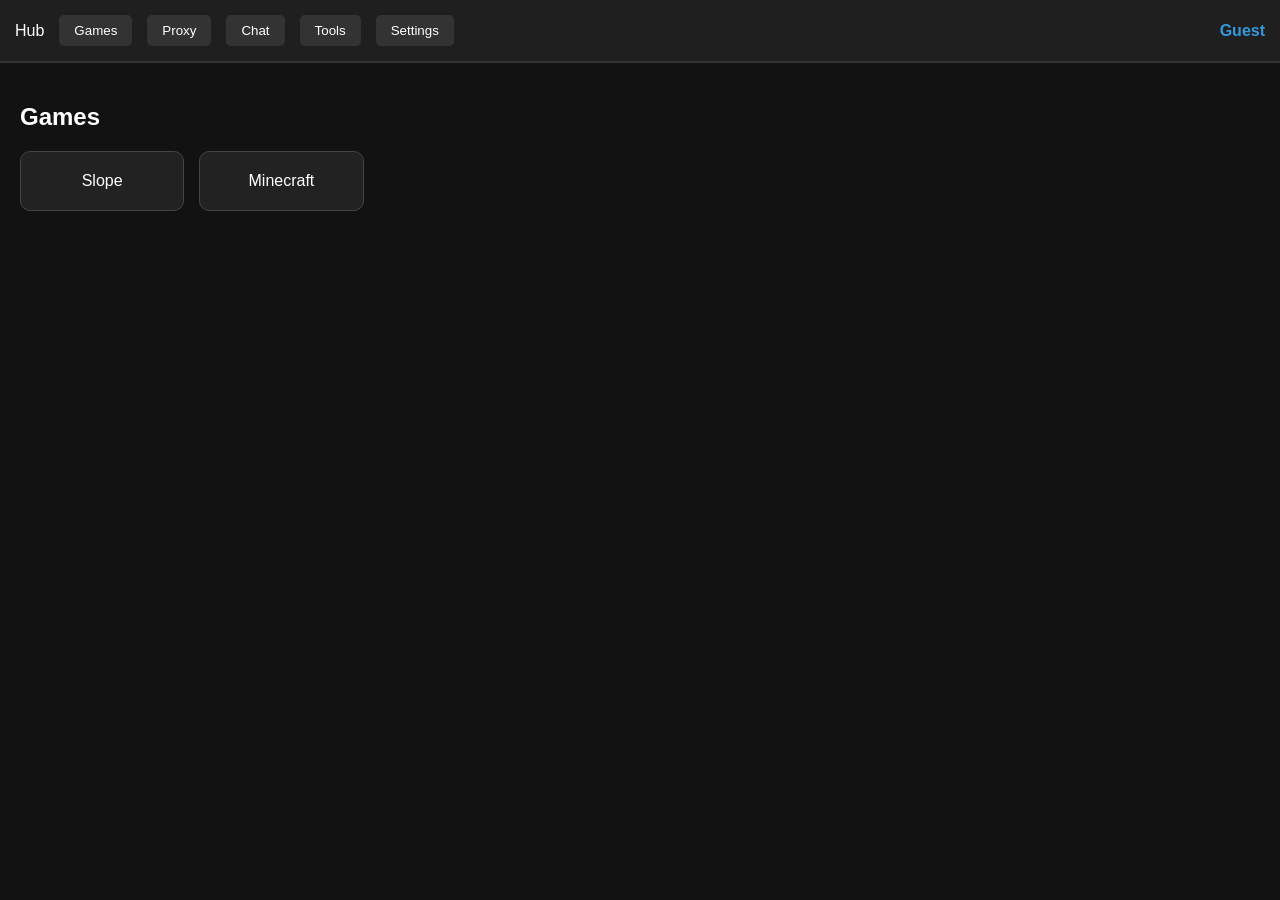
<file: index.html>
<!DOCTYPE html>
<html lang="en">
<head>
    <meta charset="UTF-8">
    <meta name="viewport" content="width=device-width, initial-scale=1.0">
    <title>Google Docs</title> <!-- Default Cloak Title -->
    <link rel="stylesheet" href="style.css">
    <link id="favicon" rel="icon" href="https://ssl.gstatic.com/docs/documents/images/kix-favicon7.ico">
</head>
<body>
    <nav>
        <div class="logo">Hub</div>
        <button onclick="showPage('games')">Games</button>
        <button onclick="showPage('proxy')">Proxy</button>
        <button onclick="showPage('chat')">Chat</button>
        <button onclick="showPage('tools')">Tools</button>
        <button onclick="showPage('settings')">Settings</button>
        <div id="user-display" class="user-badge">Guest</div>
    </nav>

    <main id="content">
        <!-- Games Section -->
        <section id="games" class="page active">
            <h2>Games</h2>
            <div class="game-grid">
                <div class="card" onclick="loadGame('https://re-slope.github.io/')">Slope</div>
                <div class="card" onclick="loadGame('https://p0p0p0p0.github.io/3/')">Minecraft</div>
            </div>
            <div id="game-container"></div>
        </section>

        <!-- Proxy Section -->
        <section id="proxy" class="page">
            <h2>Web Proxy</h2>
            <p>Enter a URL to browse through a static frame (Note: Many sites block this. For full unblocking, host a Node.js server).</p>
            <input type="text" id="proxy-input" placeholder="https://example.com">
            <button onclick="launchProxy()">Browse</button>
            <div id="proxy-container"></div>
        </section>

        <!-- Chat Section -->
        <section id="chat" class="page">
            <h2>Global Chat</h2>
            <div id="chat-box" class="display-area"></div>
            <div class="input-row">
                <input type="text" id="chat-input" placeholder="Message...">
                <button onclick="sendChatMessage()">Send</button>
            </div>
        </section>

        <!-- Tools Section -->
        <section id="tools" class="page">
            <h2>Tools</h2>
            <button class="tool-btn" onclick="launchAboutBlank()">Launch in about:blank (Cloak)</button>
            <button class="tool-btn" onclick="clearHistory()">Clear Site Data</button>
        </section>

        <!-- Settings Section -->
        <section id="settings" class="page">
            <h2>Settings</h2>
            <div class="opt">
                <label>Display Name:</label>
                <input type="text" id="username-set" placeholder="Username">
                <button onclick="saveSettings()">Save</button>
            </div>
            <div class="opt">
                <label>Tab Cloak:</label>
                <button onclick="setTab('Google Classroom', 'https://ssl.gstatic.com/classroom/favicon.png')">Classroom</button>
                <button onclick="setTab('Google Drive', 'https://ssl.gstatic.com/images/branding/product/1x/drive_2020q4_32dp.png')">Drive</button>
            </div>
        </section>
    </main>

    <script src="script.js"></script>
</body>
</html>
</file>
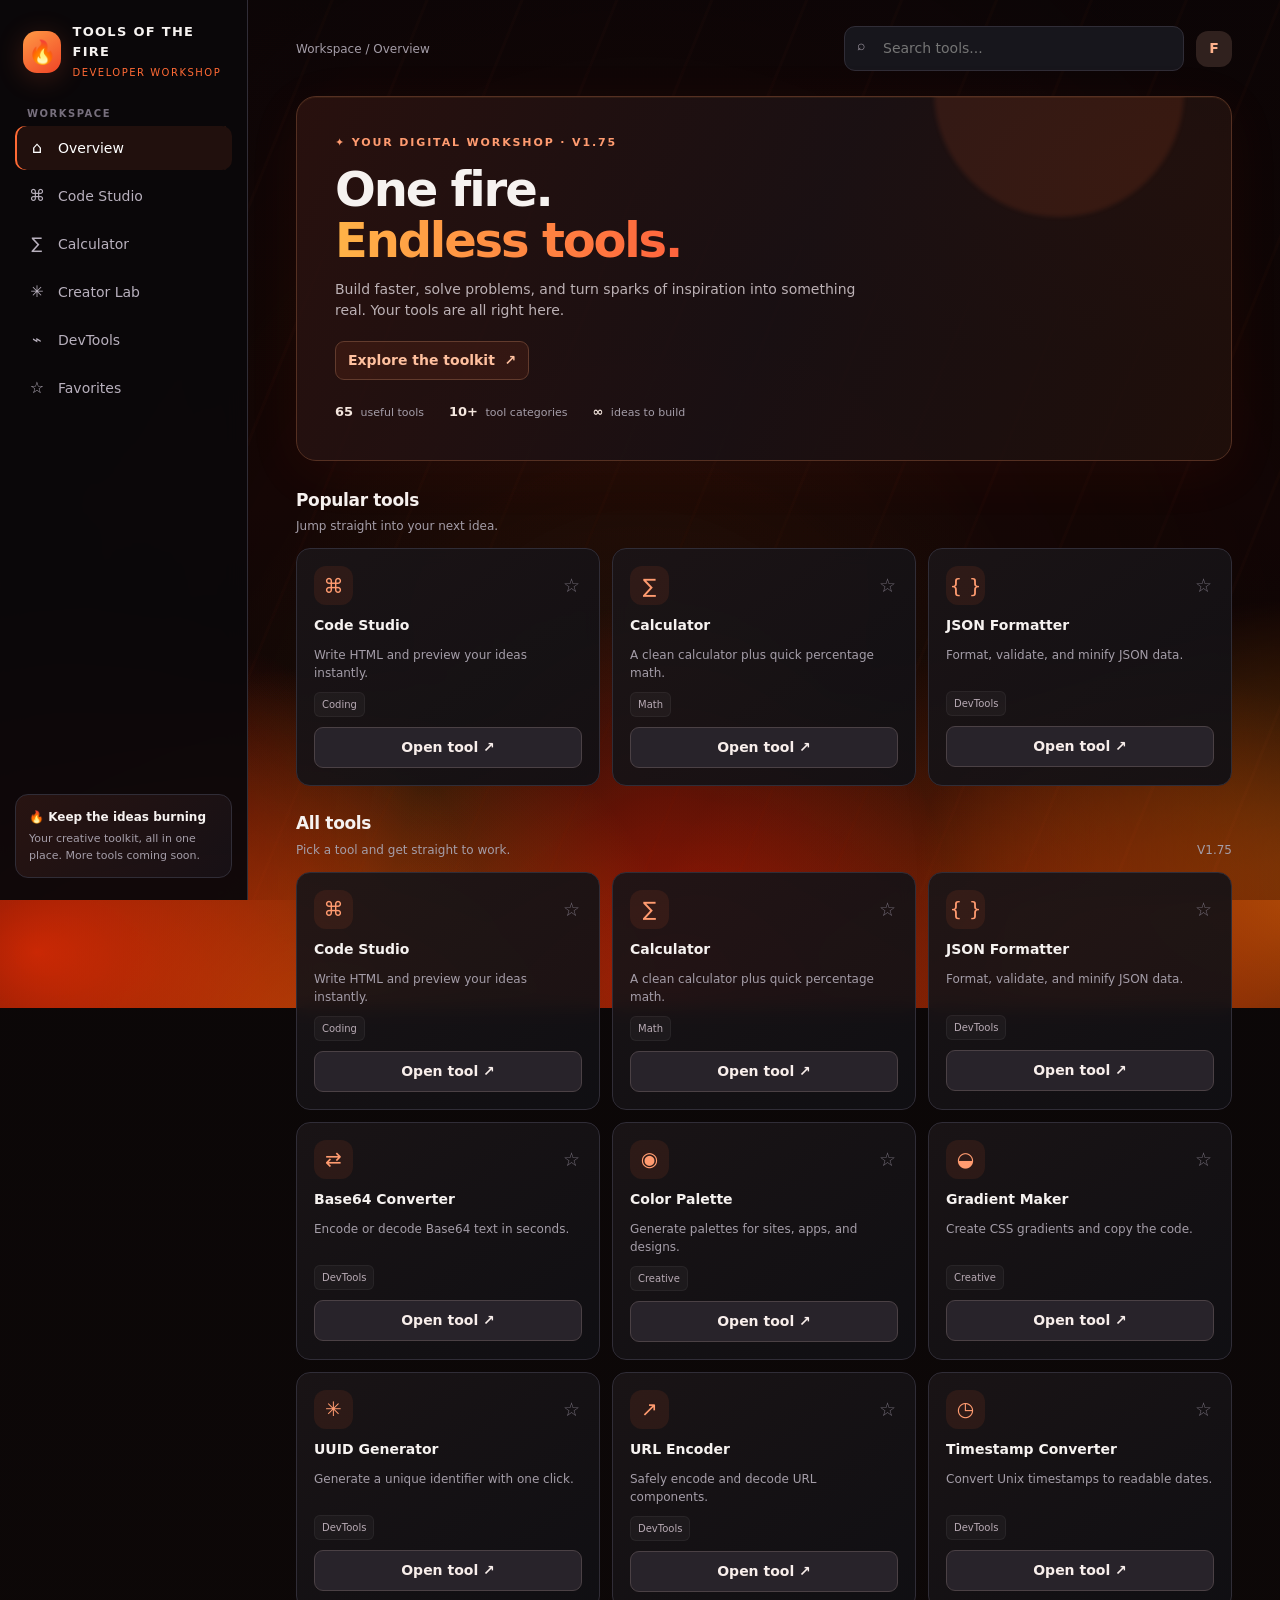
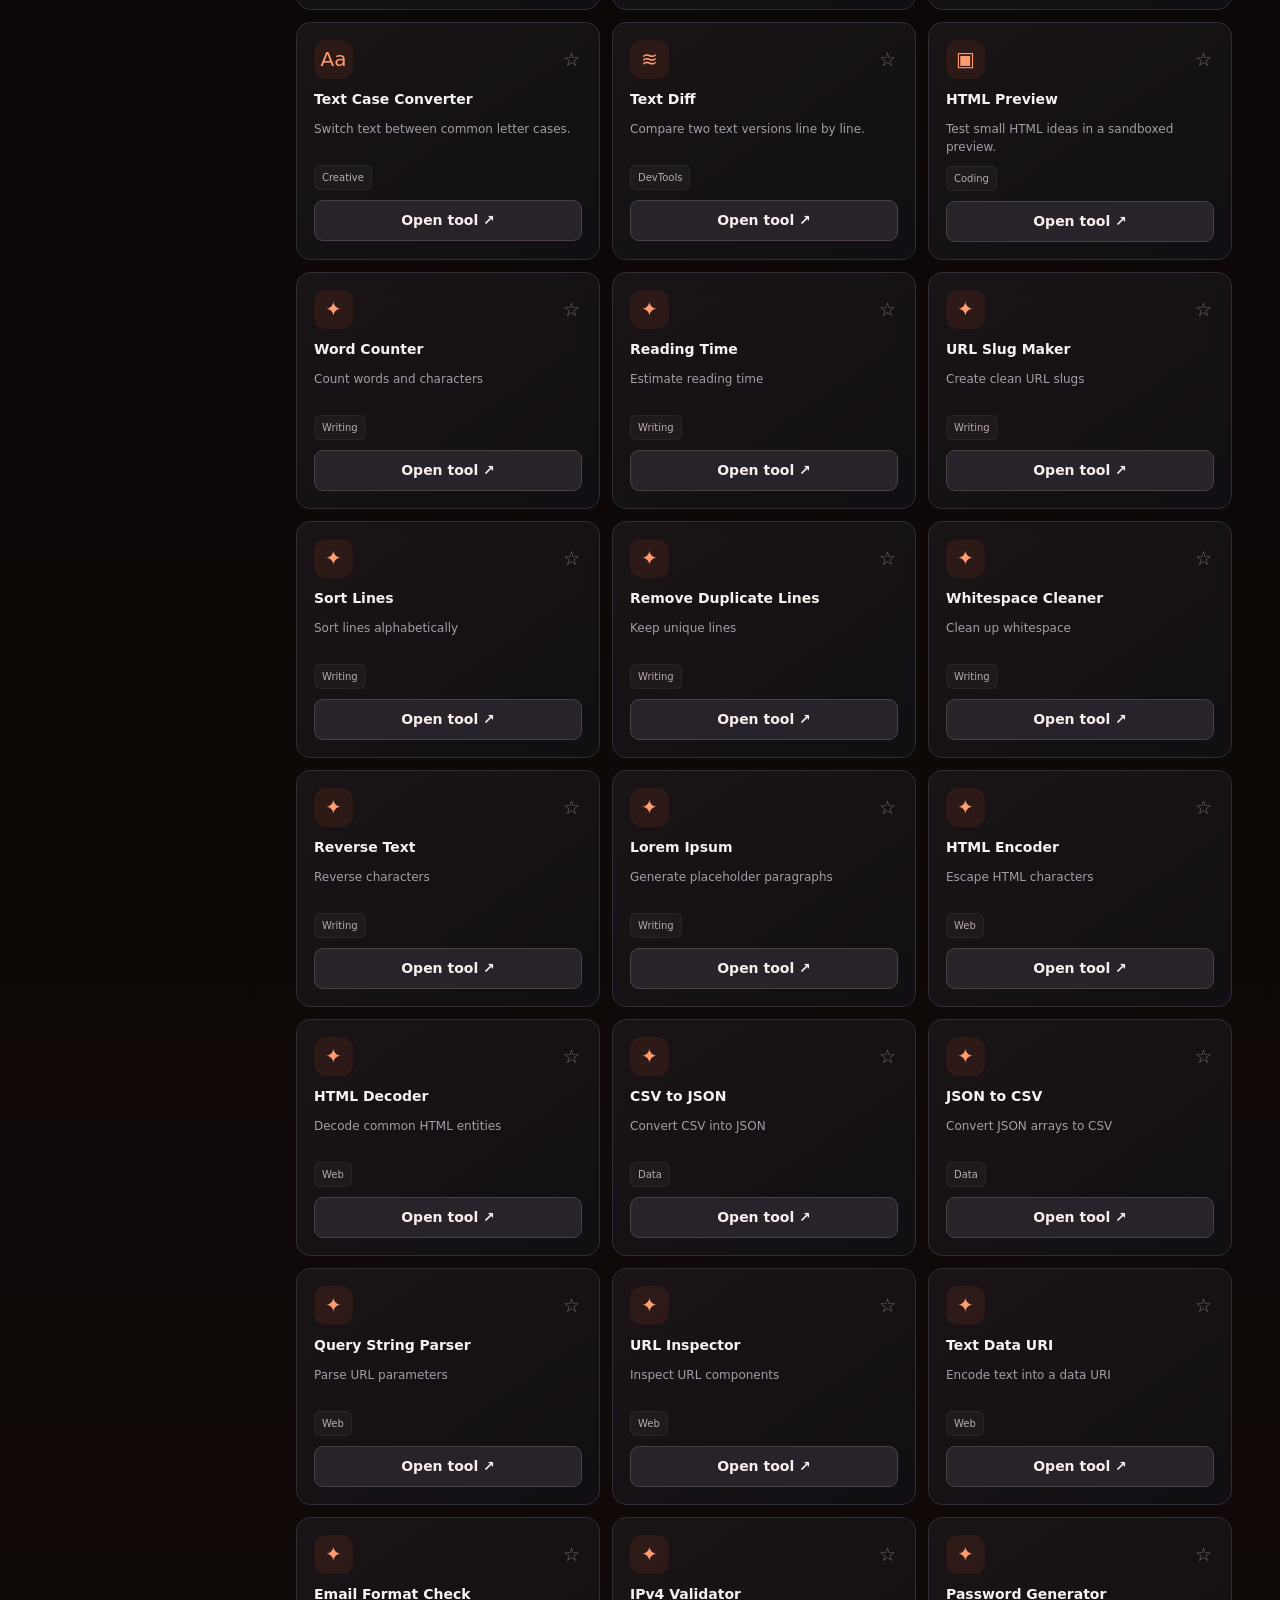
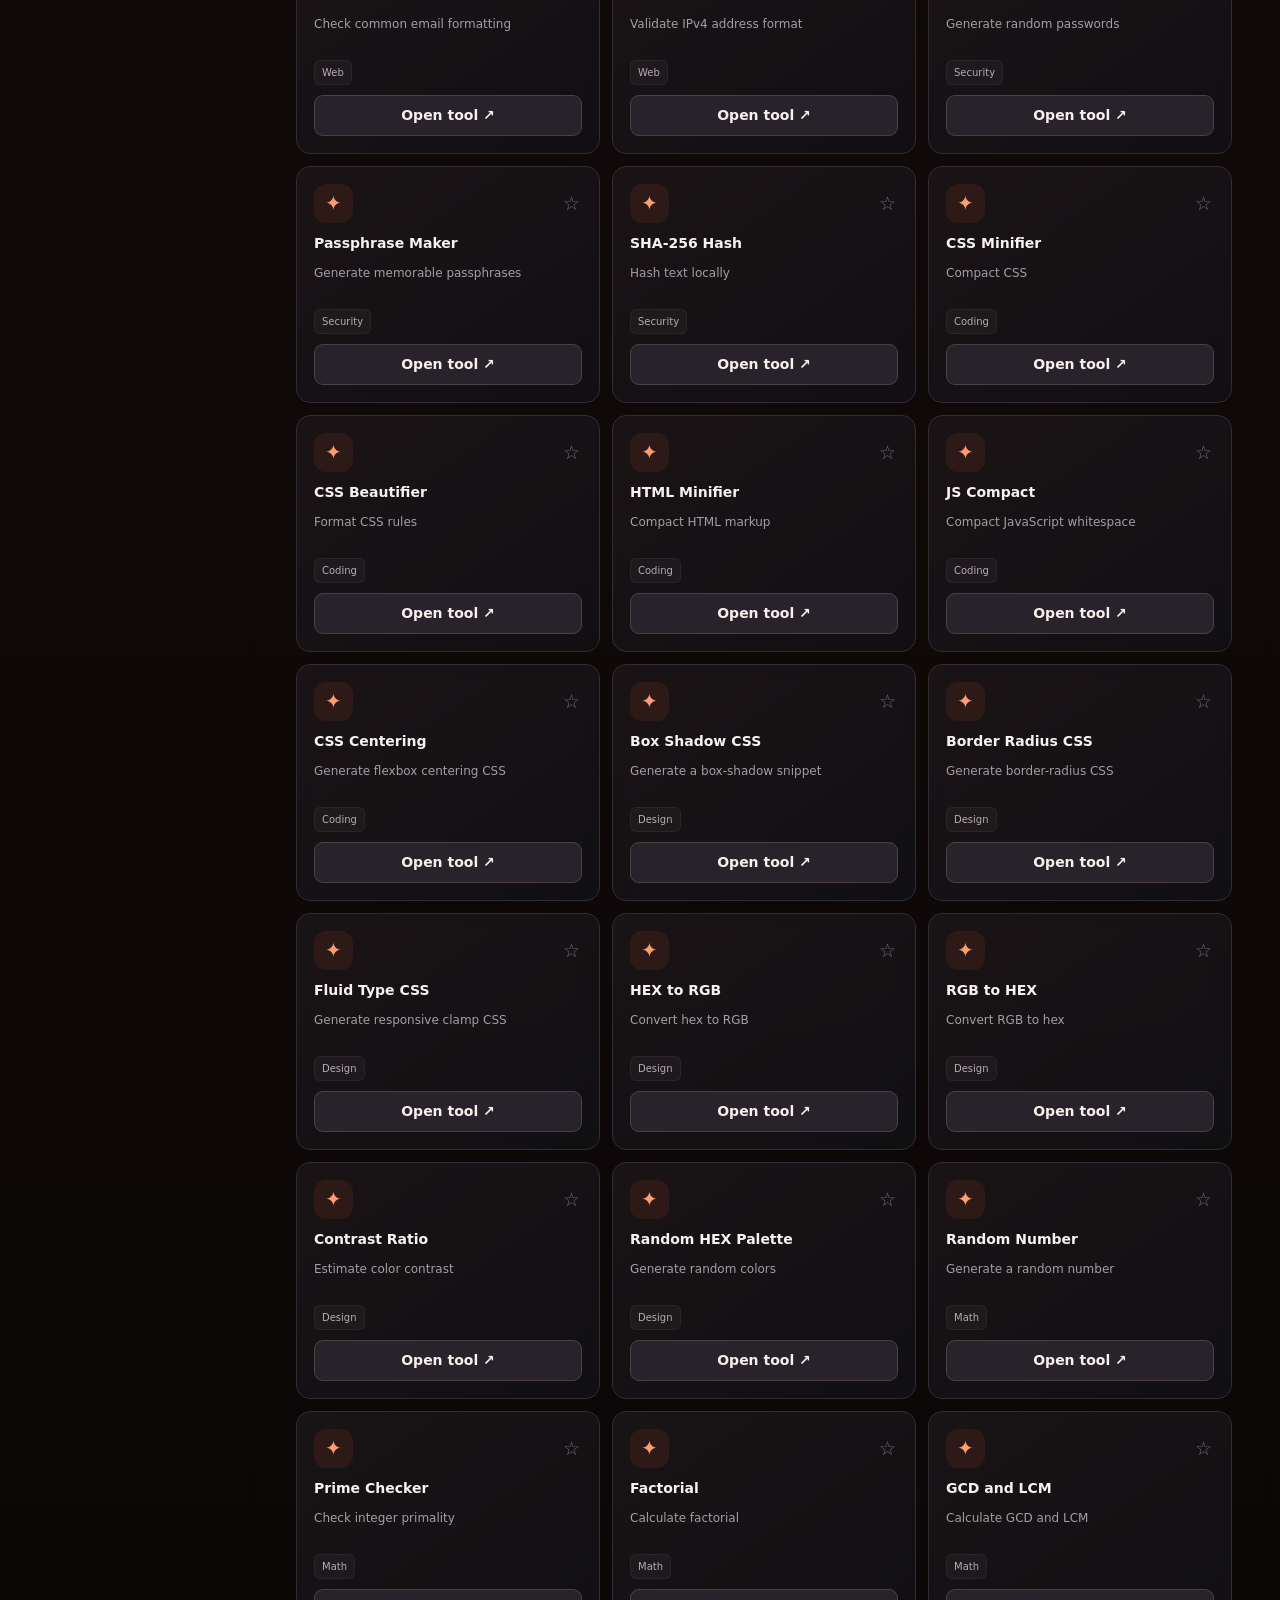
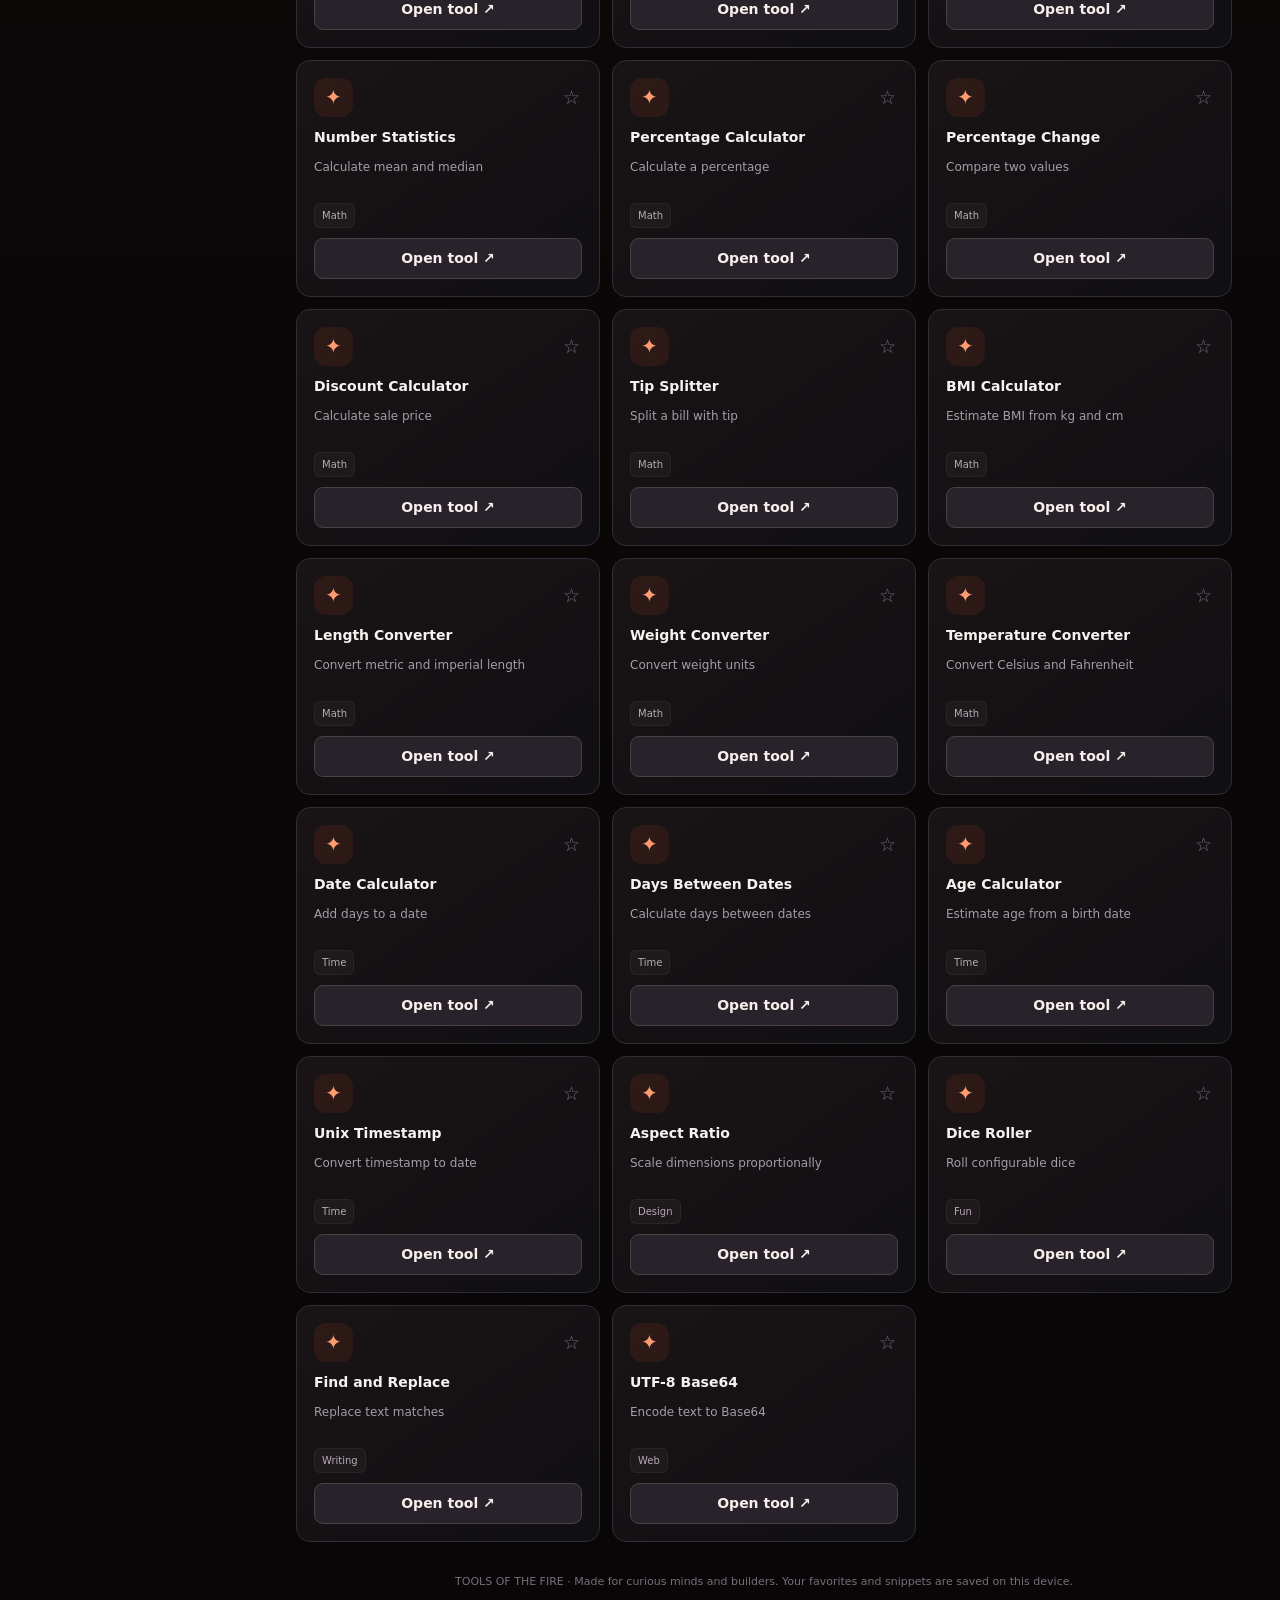
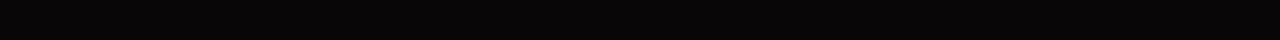
<file: tools-of-the-fire/index.html>
<!doctype html>
<html lang="en">
<head>
<meta charset="utf-8"><meta name="viewport" content="width=device-width,initial-scale=1">
<meta name="theme-color" content="#111014"><meta name="description" content="Tools of the Fire — a creative developer toolbox for code, calculations, and creation.">
<title>Tools of the Fire</title>
<style>
:root{color-scheme:dark;--bg:#0e0d11;--panel:#17161c;--panel2:#201e26;--line:#302d37;--text:#f6f2f0;--muted:#a49da8;--fire:#ff6a35;--gold:#ffb347;--green:#7ee0b2}*{box-sizing:border-box}body{margin:0;background:radial-gradient(ellipse at 75% -20%,#492016 0,transparent 42%),var(--bg);color:var(--text);font:14px/1.5 Inter,ui-sans-serif,system-ui,-apple-system,Segoe UI,sans-serif}button,input,textarea,select{font:inherit}button{cursor:pointer}.shell{display:grid;grid-template-columns:248px minmax(0,1fr);min-height:100vh}.sidebar{position:sticky;top:0;height:100vh;border-right:1px solid var(--line);padding:22px 15px;background:#100f14eF;display:flex;flex-direction:column;gap:24px}.brand{display:flex;align-items:center;gap:11px;padding:0 8px}.flame{width:42px;height:42px;border-radius:14px;display:grid;place-items:center;background:linear-gradient(145deg,#ff9a45,#f04426);font-size:23px;box-shadow:0 5px 28px #ff6a3533}.brand strong{display:block;font-size:13px;letter-spacing:.1em}.brand small{color:var(--fire);font-size:10px;letter-spacing:.15em}.navlabel{color:#776f7d;font-size:10px;font-weight:800;letter-spacing:.15em;padding:0 12px;margin-bottom:5px}.nav{display:grid;gap:4px}.nav button{border:0;background:transparent;color:#b8b0bd;text-align:left;padding:10px 12px;border-radius:10px;display:flex;align-items:center;gap:11px}.nav button:hover,.nav button.active{background:#ff6a3518;color:#fff}.nav button.active{box-shadow:inset 2px 0 var(--fire)}.nav .ico{width:20px;text-align:center;font-size:16px}.sidebottom{margin-top:auto;border:1px solid var(--line);border-radius:13px;padding:13px;background:linear-gradient(135deg,#211b1b,#17151c)}.sidebottom b{display:block;font-size:12px}.sidebottom p{font-size:11px;color:var(--muted);margin:5px 0 0}.main{min-width:0;padding:26px clamp(16px,4vw,48px) 50px;max-width:1600px;width:100%;margin:auto}.topbar{display:flex;align-items:center;gap:12px;margin-bottom:25px}.crumb{color:var(--muted);font-size:12px}.topbar .grow{flex:1}.search{width:min(340px,45vw);position:relative}.search input{width:100%;border:1px solid var(--line);background:#17161c;color:var(--text);padding:11px 13px 11px 38px;border-radius:11px;outline:none}.search input:focus,textarea:focus,input:focus,select:focus{border-color:#a64b30;outline:1px solid #a64b3055}.search span{position:absolute;left:13px;top:9px;color:var(--muted)}.avatar{width:36px;height:36px;border-radius:12px;background:#30211e;color:#ffb28d;display:grid;place-items:center;font-weight:800}.hero{position:relative;overflow:hidden;border:1px solid #553022;border-radius:20px;padding:clamp(22px,4vw,38px);background:linear-gradient(115deg,#261715 0%,#1b171c 50%,#17151b 100%);margin-bottom:27px}.hero:after{content:"";position:absolute;width:250px;height:250px;border-radius:50%;right:5%;top:-130px;background:#ff632e1c;filter:blur(2px)}.eyebrow{font-size:11px;color:#ff9b70;font-weight:800;letter-spacing:.17em;text-transform:uppercase}.hero h1{font-size:clamp(30px,5vw,48px);letter-spacing:-.045em;line-height:1.08;margin:12px 0}.hero h1 span{background:linear-gradient(90deg,#ffb347,#ff633d);-webkit-background-clip:text;background-clip:text;color:transparent}.hero p{color:#bcb1b5;max-width:550px;margin:0 0 20px}.pill{border:1px solid #623b2d;background:#ff6a3517;color:#ffc09f;padding:8px 12px;border-radius:9px;font-weight:700}.stats{display:flex;gap:25px;flex-wrap:wrap;margin-top:22px;color:var(--muted);font-size:11px}.stats b{color:#f5e7df;font-size:13px;margin-right:4px}.sectionhead{display:flex;align-items:end;justify-content:space-between;gap:12px;margin:25px 0 13px}.sectionhead h2{font-size:17px;margin:0;letter-spacing:-.02em}.sectionhead p{color:var(--muted);font-size:12px;margin:4px 0 0}.cards{display:grid;grid-template-columns:repeat(3,minmax(0,1fr));gap:12px}.toolcard{border:1px solid var(--line);background:linear-gradient(145deg,#1b1a21,#151419);padding:17px;border-radius:14px;text-align:left;color:inherit;min-width:0;transition:.18s;display:flex;flex-direction:column;gap:10px}.toolcard:hover{transform:translateY(-2px);border-color:#79432f;background:#211b1b}.cardtop{display:flex;align-items:center;justify-content:space-between}.toolicon{width:39px;height:39px;display:grid;place-items:center;border-radius:12px;background:#ff6a3517;color:#ff9b70;font-size:20px}.star{border:0;background:transparent;color:#716a76;font-size:19px;padding:2px}.star.on{color:#ffbd52}.toolcard h3{margin:0;font-size:14px}.toolcard p{margin:0;color:var(--muted);font-size:12px;min-height:35px}.tag{color:#b8aab4;font-size:10px;background:#ffffff09;border:1px solid #ffffff0c;padding:4px 7px;border-radius:6px;align-self:flex-start}.workspace{display:none}.workspace.active{display:block}.homeview.hidden{display:none}.panel{border:1px solid var(--line);border-radius:15px;background:#17161c;padding:18px;margin-bottom:14px}.panel h3{margin:0 0 12px;font-size:15px}.field{width:100%;background:#100f14;border:1px solid var(--line);color:var(--text);border-radius:9px;padding:10px 12px;min-width:0}.fieldlabel{display:block;color:#b5adb9;font-size:12px;margin:12px 0 6px}.btn{border:1px solid #4b4145;background:#28232a;color:#f8eeeb;padding:9px 13px;border-radius:9px;font-weight:650}.btn.primary{background:linear-gradient(135deg,#ff7b3f,#ed4e2e);border-color:transparent;color:#fff}.btn:hover{filter:brightness(1.12)}.row{display:flex;gap:9px;align-items:center;flex-wrap:wrap}.row>*{flex:0 0 auto}.row .field{flex:1 1 180px}.output{background:#100f14;border:1px solid var(--line);padding:12px;border-radius:9px;min-height:42px;white-space:pre-wrap;overflow-wrap:anywhere;color:#f2e9e5}.muted{color:var(--muted);font-size:12px}.calc{max-width:420px}.calcdisplay{width:100%;font-size:27px;text-align:right;padding:20px 14px;background:#100f14;border:1px solid var(--line);border-radius:11px;color:#fff;margin-bottom:10px}.calcgrid{display:grid;grid-template-columns:repeat(4,1fr);gap:7px}.calcgrid button{padding:13px 5px;background:#27232b;border:1px solid #37313b;border-radius:9px;color:#fff}.calcgrid button.op{color:#ff9c72;background:#39251f}.calcgrid button.equal{background:#f26335;border-color:#f26335}.editor{display:grid;grid-template-columns:1fr 1fr;gap:12px}.editor textarea{min-height:310px;resize:vertical;font:12px/1.6 ui-monospace,SFMono-Regular,Consolas,monospace}.preview{width:100%;height:350px;border:1px solid var(--line);border-radius:9px;background:#fff}.colorgrid{display:grid;grid-template-columns:repeat(5,1fr);gap:8px}.swatch{border:1px solid #ffffff1a;border-radius:10px;overflow:hidden;background:#100f14;color:#fff;text-align:left;padding:0}.swatchcolor{height:90px}.swatch code{display:block;padding:8px;font-size:11px}.empty{border:1px dashed #46404a;border-radius:12px;padding:25px;color:var(--muted);text-align:center}.footer{margin-top:32px;color:#766f7b;font-size:11px;text-align:center}.toast{position:fixed;bottom:20px;right:20px;background:#26212a;border:1px solid #584139;padding:11px 15px;border-radius:10px;display:none;z-index:10;box-shadow:0 10px 30px #0008}.toast.show{display:block}@media(max-width:1000px){.cards{grid-template-columns:repeat(2,minmax(0,1fr))}.shell{grid-template-columns:205px minmax(0,1fr)}.sidebar{padding:18px 10px}}@media(max-width:680px){.shell{display:block}.sidebar{position:sticky;z-index:5;top:0;width:100%;height:auto;padding:10px 12px;border-right:0;border-bottom:1px solid var(--line);display:block}.brand{padding:0 3px}.flame{width:35px;height:35px}.brand strong{font-size:12px}.navlabel,.sidebottom{display:none}.nav{display:flex;overflow-x:auto;gap:4px;margin-top:10px}.nav button{white-space:nowrap;padding:8px 10px;font-size:11px}.nav .ico{width:auto}.main{padding:18px 13px 35px}.topbar{margin-bottom:16px}.crumb{display:none}.search{width:100%;flex:1}.avatar{display:none}.hero{padding:22px 18px}.cards{grid-template-columns:repeat(2,minmax(0,1fr));gap:9px}.toolcard{padding:12px;gap:8px}.toolcard p{font-size:11px}.toolicon{width:34px;height:34px}.editor{grid-template-columns:1fr}.editor textarea{min-height:220px}.preview{height:300px}.colorgrid{grid-template-columns:repeat(3,1fr)}.swatchcolor{height:65px}}@media(max-width:390px){.cards{grid-template-columns:1fr}.toolcard p{min-height:0}.hero h1{font-size:32px}}

/* V1.75 FIRE BACKGROUND */
html{background:#080506}
body{position:relative;isolation:isolate;background:linear-gradient(180deg,#090607 0%,#100908 48%,#080607 100%)}
body:before{content:"";position:fixed;inset:-12%;z-index:-1;pointer-events:none;background:
radial-gradient(ellipse at 12% 95%,#ff3b13a8 0,transparent 23%),
radial-gradient(ellipse at 30% 105%,#ff7a1c88 0,transparent 24%),
radial-gradient(ellipse at 52% 98%,#d91f0d99 0,transparent 25%),
radial-gradient(ellipse at 76% 103%,#ff4b1288 0,transparent 25%),
radial-gradient(ellipse at 94% 88%,#ff8a2299 0,transparent 20%),
radial-gradient(ellipse at 50% 115%,#ffad321c 0,transparent 48%),
linear-gradient(180deg,#100809 0%,#170907 55%,#080506 100%);
filter:saturate(1.2);animation:fireGlow 8s ease-in-out infinite alternate}
body:after{content:"";position:fixed;inset:0;z-index:-1;pointer-events:none;opacity:.48;background:
repeating-linear-gradient(112deg,transparent 0 42px,#ff57220a 43px 45px,transparent 46px 88px),
radial-gradient(ellipse at 50% 100%,transparent 0 30%,#050304d9 88%)}
@keyframes fireGlow{0%{transform:translate3d(-1%,0,0) scale(1);filter:saturate(1.05) brightness(.85)}50%{filter:saturate(1.3) brightness(1.08)}100%{transform:translate3d(1%,-1%,0) scale(1.04);filter:saturate(1.45) brightness(.95)}}
.hero{background:linear-gradient(115deg,#2b120fe8 0%,#1a1114e8 52%,#21100be8 100%),radial-gradient(ellipse at 90% 20%,#ff5a252c,transparent 45%);box-shadow:0 12px 55px #f0442610,inset 0 1px #ffb34712}
.toolcard,.panel{background:linear-gradient(145deg,#1b1517ed,#111014ed);backdrop-filter:blur(8px)}
.sidebar{background:#0b080af2;backdrop-filter:blur(12px)}
.sidebottom{background:linear-gradient(135deg,#2b1512e8,#171116ed)}
@media(prefers-reduced-motion:reduce){body:before{animation:none}}

</style>
</head>
<body>
<div class="shell">
<aside class="sidebar">
 <div class="brand"><div class="flame">🔥</div><div><strong>TOOLS OF THE FIRE</strong><small>DEVELOPER WORKSHOP</small></div></div>
 <div><div class="navlabel">WORKSPACE</div><nav class="nav" id="nav">
 <button class="active" data-view="home"><span class="ico">⌂</span> Overview</button>
 <button data-view="code"><span class="ico">⌘</span> Code Studio</button>
 <button data-view="calculator"><span class="ico">∑</span> Calculator</button>
 <button data-view="creator"><span class="ico">✳</span> Creator Lab</button>
 <button data-view="devtools"><span class="ico">⌁</span> DevTools</button>
 <button data-view="favorites"><span class="ico">☆</span> Favorites</button>
 </nav></div>
 <div class="sidebottom"><b>🔥 Keep the ideas burning</b><p>Your creative toolkit, all in one place. More tools coming soon.</p></div>
</aside>
<main class="main">
 <div class="topbar"><div class="crumb">Workspace / <span id="crumb">Overview</span></div><div class="grow"></div><div class="search"><span>⌕</span><input id="search" placeholder="Search tools..." aria-label="Search tools"></div><div class="avatar">F</div></div>
 <section id="home" class="homeview">
 <div class="hero"><div class="eyebrow">✦ YOUR DIGITAL WORKSHOP · V1.75</div><h1>One fire.<br><span>Endless tools.</span></h1><p>Build faster, solve problems, and turn sparks of inspiration into something real. Your tools are all right here.</p><button class="pill" id="explore">Explore the toolkit&nbsp; ↗</button><div class="stats"><span><b id="toolcount">12</b> useful tools</span><span><b>10+</b> tool categories</span><span><b>∞</b> ideas to build</span></div></div>
 <div class="sectionhead"><div><h2>Popular tools</h2><p>Jump straight into your next idea.</p></div></div><div class="cards" id="homecards"></div>
 <div class="sectionhead"><div><h2>All tools</h2><p>Pick a tool and get straight to work.</p></div><span class="muted">V1.75</span></div><div class="cards" id="allcards"></div>
 </section>
 <section id="code" class="workspace"><div class="sectionhead"><div><h2>Code Studio</h2><p>Write HTML, CSS, and JavaScript and preview the result live.</p></div></div><div class="panel"><div class="row"><label class="muted" for="codetype">Starter</label><select class="field" style="max-width:200px" id="codetype"><option value="starter">Hello world</option><option value="button">Interactive button</option><option value="blank">Blank canvas</option></select><button class="btn primary" id="runCode">▶ Run preview</button><button class="btn" id="saveCode">Save snippet</button></div><div class="editor" style="margin-top:12px"><div><label class="fieldlabel" for="codeinput">HTML editor</label><textarea class="field" id="codeinput" spellcheck="false"></textarea></div><div><label class="fieldlabel">Live preview</label><iframe class="preview" id="preview" title="Code preview" sandbox="allow-scripts"></iframe></div></div><p class="muted">Preview runs in an isolated frame. Don't paste code you don't trust.</p></div><div class="panel"><h3>Saved snippets</h3><div id="snippets" class="muted">Your saved snippets will appear here.</div></div></section>
 <section id="calculator" class="workspace"><div class="sectionhead"><div><h2>Calculator Hub</h2><p>Quick calculations without leaving your workspace.</p></div></div><div class="panel calc"><input class="calcdisplay" id="calcdisplay" value="0" readonly aria-label="Calculator display"><div class="calcgrid" id="calcgrid"></div></div><div class="panel"><h3>Quick percentage</h3><div class="row"><input class="field" type="number" id="pctbase" placeholder="Amount e.g. 250"><input class="field" type="number" id="pct" placeholder="Percent e.g. 15"><button class="btn primary" id="pctgo">Calculate</button></div><p id="pctout" class="output" style="margin-top:10px">Enter an amount and percentage.</p></div></section>
 <section id="creator" class="workspace"><div class="sectionhead"><div><h2>Creator Lab</h2><p>Generate colors and handy creative assets.</p></div><button class="btn primary" id="newpalette">↻ New palette</button></div><div class="panel"><h3>Color palette generator</h3><p class="muted">Generate a five-color palette and click any hex code to copy it.</p><div class="colorgrid" id="colorgrid"></div></div><div class="panel"><h3>Gradient maker</h3><div class="row"><input class="field" type="color" id="color1" value="#ff6a35" aria-label="First gradient color" style="height:42px;max-width:90px"><input class="field" type="color" id="color2" value="#ffb347" aria-label="Second gradient color" style="height:42px;max-width:90px"><select class="field" id="gradientdir" style="max-width:160px"><option value="135deg">Diagonal</option><option value="90deg">Left to right</option><option value="180deg">Top to bottom</option><option value="45deg">Soft diagonal</option></select><button class="btn primary" id="makegradient">Create gradient</button></div><div id="gradientbox" style="height:130px;border-radius:12px;margin-top:14px;background:linear-gradient(135deg,#ff6a35,#ffb347)"></div><div class="row" style="margin-top:10px"><code id="gradientcode" class="output" style="flex:1">linear-gradient(135deg, #ff6a35, #ffb347)</code><button class="btn" id="copygradient">Copy CSS</button></div></div><div class="panel"><h3>Text case converter</h3><textarea class="field" id="caseinput" rows="3" placeholder="Type or paste your text..."></textarea><div class="row" style="margin-top:10px"><button class="btn" data-case="upper">UPPERCASE</button><button class="btn" data-case="lower">lowercase</button><button class="btn" data-case="title">Title Case</button><button class="btn" data-case="sentence">Sentence case</button><button class="btn" data-case="copy">Copy text</button></div></div></section>
 <section id="devtools" class="workspace"><div class="sectionhead"><div><h2>Developer Toolkit</h2><p>Small utilities that make everyday development easier.</p></div></div><div class="panel"><h3>JSON formatter / validator</h3><textarea class="field" id="jsoninput" rows="6" placeholder='{"hello":"fire","active":true}' spellcheck="false"></textarea><div class="row" style="margin-top:10px"><button class="btn primary" id="jsonformat">Format JSON</button><button class="btn" id="jsonmin">Minify</button><button class="btn" id="jsoncopy">Copy result</button></div><div class="output" id="jsonout" style="margin-top:10px">Your formatted JSON will appear here.</div></div><div class="panel"><h3>Base64 encoder / decoder</h3><textarea class="field" id="baseinput" rows="3" placeholder="Enter text or Base64..."></textarea><div class="row" style="margin-top:10px"><button class="btn primary" id="baseencode">Encode</button><button class="btn" id="basedecode">Decode</button></div><div class="output" id="baseout" style="margin-top:10px">Output will appear here.</div></div><div class="panel"><h3>UUID generator</h3><div class="row"><div class="output" id="uuidout" style="flex:1">Click generate to create a UUID.</div><button class="btn primary" id="uuidgo">Generate UUID</button><button class="btn" id="uuidcopy">Copy</button></div></div><div class="panel"><h3>URL encoder / decoder</h3><textarea class="field" id="urlinput" rows="2" placeholder="Text or URL component..."></textarea><div class="row" style="margin-top:10px"><button class="btn primary" id="urlencode">Encode</button><button class="btn" id="urldecode">Decode</button></div><div class="output" id="urlout" style="margin-top:10px">Output will appear here.</div></div><div class="panel"><h3>Unix timestamp converter</h3><div class="row"><input class="field" id="timestamp" placeholder="Unix timestamp in seconds"><button class="btn primary" id="timeconvert">Convert</button><button class="btn" id="timenow">Use current time</button></div><div class="output" id="timeout" style="margin-top:10px">Date and time will appear here.</div></div><div class="panel"><h3>Text diff (basic)</h3><div class="editor"><textarea class="field" id="diffa" rows="5" placeholder="Original text"></textarea><textarea class="field" id="diffb" rows="5" placeholder="Updated text"></textarea></div><button class="btn primary" id="diffgo" style="margin-top:10px">Compare text</button><div class="output" id="diffout" style="margin-top:10px">Comparison will appear here.</div></div></section>
 <section id="extras" class="workspace"><div class="sectionhead"><div><h2 id="extraTitle">Tool</h2><p id="extraDesc">A focused utility in your workshop.</p></div><button class="btn" id="backToTools">← Back to all tools</button></div><div class="panel"><p class="muted">Runs locally in your browser. Input is not uploaded.</p><textarea class="field" id="extraInput" rows="5" placeholder="Enter input..."></textarea><div class="row" style="margin-top:10px;flex-wrap:wrap"><input class="field" id="extraA" placeholder="Value A (optional)" style="flex:1;min-width:130px"><input class="field" id="extraB" placeholder="Value B (optional)" style="flex:1;min-width:130px"></div><div class="row" style="margin-top:10px"><button class="btn primary" id="extraRun">Run tool</button><button class="btn" id="extraCopy">Copy output</button><button class="btn" id="extraClear">Clear</button></div><pre class="output" id="extraOutput" style="white-space:pre-wrap;overflow-wrap:anywhere;min-height:70px;margin-top:12px">Your result will appear here.</pre></div></section>
 <section id="favorites" class="workspace"><div class="sectionhead"><div><h2>Your favorites</h2><p>Keep the tools you use most close at hand.</p></div></div><div class="cards" id="favcards"></div></section>
 <div class="footer">TOOLS OF THE FIRE · Made for curious minds and builders. <span id="storageStatus">Your favorites and snippets are saved on this device.</span></div>
</main></div><div class="toast" id="toast" role="status"></div>
<script>
const tools=[
{id:'code',name:'Code Studio',icon:'⌘',desc:'Write HTML and preview your ideas instantly.',category:'Coding',view:'code'},
{id:'calculator',name:'Calculator',icon:'∑',desc:'A clean calculator plus quick percentage math.',category:'Math',view:'calculator'},
{id:'json',name:'JSON Formatter',icon:'{ }',desc:'Format, validate, and minify JSON data.',category:'DevTools',view:'devtools',target:'jsoninput'},
{id:'base64',name:'Base64 Converter',icon:'⇄',desc:'Encode or decode Base64 text in seconds.',category:'DevTools',view:'devtools',target:'baseinput'},
{id:'palette',name:'Color Palette',icon:'◉',desc:'Generate palettes for sites, apps, and designs.',category:'Creative',view:'creator'},
{id:'gradient',name:'Gradient Maker',icon:'◒',desc:'Create CSS gradients and copy the code.',category:'Creative',view:'creator'},
{id:'uuid',name:'UUID Generator',icon:'✳',desc:'Generate a unique identifier with one click.',category:'DevTools',view:'devtools',target:'uuidout'},
{id:'url',name:'URL Encoder',icon:'↗',desc:'Safely encode and decode URL components.',category:'DevTools',view:'devtools',target:'urlinput'},
{id:'timestamp',name:'Timestamp Converter',icon:'◷',desc:'Convert Unix timestamps to readable dates.',category:'DevTools',view:'devtools',target:'timestamp'},
{id:'textcase',name:'Text Case Converter',icon:'Aa',desc:'Switch text between common letter cases.',category:'Creative',view:'creator',target:'caseinput'},
{id:'diff',name:'Text Diff',icon:'≋',desc:'Compare two text versions line by line.',category:'DevTools',view:'devtools',target:'diffa'},
{id:'preview',name:'HTML Preview',icon:'▣',desc:'Test small HTML ideas in a sandboxed preview.',category:'Coding',view:'code'}
];
const extraTools=[{"id":"wordcount","name":"Word Counter","desc":"Count words and characters","category":"Writing","view":"extras","icon":"✦","op":"wordcount"},{"id":"readingtime","name":"Reading Time","desc":"Estimate reading time","category":"Writing","view":"extras","icon":"✦","op":"readingtime"},{"id":"slug","name":"URL Slug Maker","desc":"Create clean URL slugs","category":"Writing","view":"extras","icon":"✦","op":"slug"},{"id":"sortlines","name":"Sort Lines","desc":"Sort lines alphabetically","category":"Writing","view":"extras","icon":"✦","op":"sortlines"},{"id":"dedupe","name":"Remove Duplicate Lines","desc":"Keep unique lines","category":"Writing","view":"extras","icon":"✦","op":"dedupe"},{"id":"trimtext","name":"Whitespace Cleaner","desc":"Clean up whitespace","category":"Writing","view":"extras","icon":"✦","op":"trim"},{"id":"reverse","name":"Reverse Text","desc":"Reverse characters","category":"Writing","view":"extras","icon":"✦","op":"reverse"},{"id":"lorem","name":"Lorem Ipsum","desc":"Generate placeholder paragraphs","category":"Writing","view":"extras","icon":"✦","op":"lorem"},{"id":"htmlencode","name":"HTML Encoder","desc":"Escape HTML characters","category":"Web","view":"extras","icon":"✦","op":"htmlencode"},{"id":"htmldecode","name":"HTML Decoder","desc":"Decode common HTML entities","category":"Web","view":"extras","icon":"✦","op":"htmldecode"},{"id":"csvjson","name":"CSV to JSON","desc":"Convert CSV into JSON","category":"Data","view":"extras","icon":"✦","op":"csvjson"},{"id":"jsoncsv","name":"JSON to CSV","desc":"Convert JSON arrays to CSV","category":"Data","view":"extras","icon":"✦","op":"jsoncsv"},{"id":"queryparse","name":"Query String Parser","desc":"Parse URL parameters","category":"Web","view":"extras","icon":"✦","op":"queryparse"},{"id":"urlinfo","name":"URL Inspector","desc":"Inspect URL components","category":"Web","view":"extras","icon":"✦","op":"urlinfo"},{"id":"datauri","name":"Text Data URI","desc":"Encode text into a data URI","category":"Web","view":"extras","icon":"✦","op":"datauri"},{"id":"emailcheck","name":"Email Format Check","desc":"Check common email formatting","category":"Web","view":"extras","icon":"✦","op":"email"},{"id":"ipcheck","name":"IPv4 Validator","desc":"Validate IPv4 address format","category":"Web","view":"extras","icon":"✦","op":"ip"},{"id":"password","name":"Password Generator","desc":"Generate random passwords","category":"Security","view":"extras","icon":"✦","op":"password"},{"id":"passphrase","name":"Passphrase Maker","desc":"Generate memorable passphrases","category":"Security","view":"extras","icon":"✦","op":"passphrase"},{"id":"sha256","name":"SHA-256 Hash","desc":"Hash text locally","category":"Security","view":"extras","icon":"✦","op":"sha256"},{"id":"cssmin","name":"CSS Minifier","desc":"Compact CSS","category":"Coding","view":"extras","icon":"✦","op":"cssmin"},{"id":"csspretty","name":"CSS Beautifier","desc":"Format CSS rules","category":"Coding","view":"extras","icon":"✦","op":"csspretty"},{"id":"htmlmin","name":"HTML Minifier","desc":"Compact HTML markup","category":"Coding","view":"extras","icon":"✦","op":"htmlmin"},{"id":"jscompact","name":"JS Compact","desc":"Compact JavaScript whitespace","category":"Coding","view":"extras","icon":"✦","op":"jscompact"},{"id":"csscenter","name":"CSS Centering","desc":"Generate flexbox centering CSS","category":"Coding","view":"extras","icon":"✦","op":"csscenter"},{"id":"boxshadow","name":"Box Shadow CSS","desc":"Generate a box-shadow snippet","category":"Design","view":"extras","icon":"✦","op":"boxshadow"},{"id":"radiuscss","name":"Border Radius CSS","desc":"Generate border-radius CSS","category":"Design","view":"extras","icon":"✦","op":"radius"},{"id":"fluidtype","name":"Fluid Type CSS","desc":"Generate responsive clamp CSS","category":"Design","view":"extras","icon":"✦","op":"fluidtype"},{"id":"hexrgb","name":"HEX to RGB","desc":"Convert hex to RGB","category":"Design","view":"extras","icon":"✦","op":"hexrgb"},{"id":"rgbhex","name":"RGB to HEX","desc":"Convert RGB to hex","category":"Design","view":"extras","icon":"✦","op":"rgbhex"},{"id":"contrast","name":"Contrast Ratio","desc":"Estimate color contrast","category":"Design","view":"extras","icon":"✦","op":"contrast"},{"id":"colors","name":"Random HEX Palette","desc":"Generate random colors","category":"Design","view":"extras","icon":"✦","op":"colors"},{"id":"randomnum","name":"Random Number","desc":"Generate a random number","category":"Math","view":"extras","icon":"✦","op":"randomnum"},{"id":"prime","name":"Prime Checker","desc":"Check integer primality","category":"Math","view":"extras","icon":"✦","op":"prime"},{"id":"factorial","name":"Factorial","desc":"Calculate factorial","category":"Math","view":"extras","icon":"✦","op":"factorial"},{"id":"gcd","name":"GCD and LCM","desc":"Calculate GCD and LCM","category":"Math","view":"extras","icon":"✦","op":"gcd"},{"id":"stats","name":"Number Statistics","desc":"Calculate mean and median","category":"Math","view":"extras","icon":"✦","op":"stats"},{"id":"percent","name":"Percentage Calculator","desc":"Calculate a percentage","category":"Math","view":"extras","icon":"✦","op":"percent"},{"id":"percentchange","name":"Percentage Change","desc":"Compare two values","category":"Math","view":"extras","icon":"✦","op":"percentchange"},{"id":"discount","name":"Discount Calculator","desc":"Calculate sale price","category":"Math","view":"extras","icon":"✦","op":"discount"},{"id":"tip","name":"Tip Splitter","desc":"Split a bill with tip","category":"Math","view":"extras","icon":"✦","op":"tip"},{"id":"bmi","name":"BMI Calculator","desc":"Estimate BMI from kg and cm","category":"Math","view":"extras","icon":"✦","op":"bmi"},{"id":"length","name":"Length Converter","desc":"Convert metric and imperial length","category":"Math","view":"extras","icon":"✦","op":"length"},{"id":"weight","name":"Weight Converter","desc":"Convert weight units","category":"Math","view":"extras","icon":"✦","op":"weight"},{"id":"temperature","name":"Temperature Converter","desc":"Convert Celsius and Fahrenheit","category":"Math","view":"extras","icon":"✦","op":"temperature"},{"id":"dateadd","name":"Date Calculator","desc":"Add days to a date","category":"Time","view":"extras","icon":"✦","op":"dateadd"},{"id":"datediff","name":"Days Between Dates","desc":"Calculate days between dates","category":"Time","view":"extras","icon":"✦","op":"datediff"},{"id":"age","name":"Age Calculator","desc":"Estimate age from a birth date","category":"Time","view":"extras","icon":"✦","op":"age"},{"id":"timestamp","name":"Unix Timestamp","desc":"Convert timestamp to date","category":"Time","view":"extras","icon":"✦","op":"timestamp"},{"id":"aspect","name":"Aspect Ratio","desc":"Scale dimensions proportionally","category":"Design","view":"extras","icon":"✦","op":"aspect"},{"id":"dice","name":"Dice Roller","desc":"Roll configurable dice","category":"Fun","view":"extras","icon":"✦","op":"dice"},{"id":"findreplace","name":"Find and Replace","desc":"Replace text matches","category":"Writing","view":"extras","icon":"✦","op":"findreplace"},{"id":"base64utf","name":"UTF-8 Base64","desc":"Encode text to Base64","category":"Web","view":"extras","icon":"✦","op":"base64"}];
tools.push(...extraTools);
let favorites=readStore('tof-favorites',[]), snippets=readStore('tof-snippets',[]), calcExpr='', lastView='home';
function readStore(k,f){try{return JSON.parse(localStorage.getItem(k))??f}catch{return f}}function saveStore(k,v){try{localStorage.setItem(k,JSON.stringify(v))}catch{}}
function toast(t){let el=document.getElementById('toast');el.textContent=t;el.classList.add('show');clearTimeout(window._toast);window._toast=setTimeout(()=>el.classList.remove('show'),2000)}
function card(t){return '<article class="toolcard"><div class="cardtop"><div class="toolicon">'+t.icon+'</div><button class="star '+(favorites.includes(t.id)?'on':'')+'" data-star="'+t.id+'" title="Toggle favorite" aria-label="Toggle favorite">'+(favorites.includes(t.id)?'★':'☆')+'</button></div><h3>'+t.name+'</h3><p>'+t.desc+'</p><span class="tag">'+t.category+'</span><button class="btn" data-open="'+t.id+'">Open tool ↗</button></article>'}
function renderCards(){document.getElementById('homecards').innerHTML=tools.slice(0,3).map(card).join('');document.getElementById('allcards').innerHTML=tools.map(card).join('');document.getElementById('favcards').innerHTML=tools.filter(t=>favorites.includes(t.id)).map(card).join('')||'<div class="empty" style="grid-column:1/-1">No favorites yet. Tap ☆ on any tool to save it here.</div>';document.getElementById('toolcount').textContent=tools.length}
function openView(view){document.querySelectorAll('.workspace').forEach(e=>e.classList.toggle('active',e.id===view));document.getElementById('home').classList.toggle('hidden',view!=='home');document.querySelectorAll('#nav button').forEach(b=>b.classList.toggle('active',b.dataset.view===view));let label=({home:'Overview',code:'Code Studio',calculator:'Calculator',creator:'Creator Lab',devtools:'DevTools',extras:'Tool Lab',favorites:'Favorites'})[view]||'Overview';document.getElementById('crumb').textContent=label;lastView=view;window.scrollTo({top:0,behavior:'smooth'})}
function openTool(id){let t=tools.find(x=>x.id===id);if(!t)return;openView(t.view);if(t.view==='extras'){renderExtra(t);return}if(t.target)setTimeout(()=>document.getElementById(t.target)?.focus(),100)}
document.getElementById('nav').addEventListener('click',e=>{let b=e.target.closest('[data-view]');if(b)openView(b.dataset.view)});document.addEventListener('click',e=>{let s=e.target.closest('[data-star]');if(s){let id=s.dataset.star;favorites=favorites.includes(id)?favorites.filter(x=>x!==id):[...favorites,id];saveStore('tof-favorites',favorites);renderCards();toast(favorites.includes(id)?'Added to favorites':'Removed from favorites');return}let o=e.target.closest('[data-open]');if(o)openTool(o.dataset.open)});

document.getElementById('backToTools').onclick=()=>{openView('home');document.getElementById('allcards').scrollIntoView({behavior:'smooth'})};
function renderExtra(t){
document.getElementById('extraTitle').textContent=t.name;
document.getElementById('extraDesc').textContent=t.desc+' · V1.75';
document.getElementById('extraInput').value='';document.getElementById('extraA').value='';document.getElementById('extraB').value='';
document.getElementById('extraOutput').textContent='Your result will appear here.';
document.getElementById('extraRun').onclick=async()=>{
let s=document.getElementById('extraInput').value,a=document.getElementById('extraA').value,b=document.getElementById('extraB').value,o='',n=Number(s),x=Number(a),y=Number(b);
try{switch(t.op){
case'wordcount':o='Words: '+(s.trim()?s.trim().split(/\s+/).length:0)+'\nCharacters: '+s.length+'\nLines: '+(s?s.split('\n').length:0);break;
case'readingtime':o='Estimated reading time: '+Math.max(1,Math.ceil(s.trim().split(/\s+/).filter(Boolean).length/220))+' minute(s)';break;
case'slug':o=s.toLowerCase().trim().replace(/[^a-z0-9\s-]/g,'').replace(/[\s_-]+/g,'-').replace(/^-+|-+$/g,'');break;
case'sortlines':o=s.split('\n').sort((p,q)=>p.localeCompare(q)).join('\n');break;
case'dedupe':o=[...new Set(s.split('\n'))].join('\n');break;
case'trim':o=s.split('\n').map(v=>v.trim().replace(/\s+/g,' ')).filter(Boolean).join('\n');break;
case'reverse':o=s.split('').reverse().join('');break;
case'lorem':o=Array.from({length:Math.max(1,Math.min(20,parseInt(a)||3))},()=> 'Lorem ipsum dolor sit amet, consectetur adipiscing elit. Integer vitae justo vel lectus consequat tincidunt.').join('\n\n');break;
case'htmlencode':o=s.replace(/&/g,'&amp;').replace(/</g,'&lt;').replace(/>/g,'&gt;').replace(/"/g,'&quot;').replace(/'/g,'&#39;');break;
case'htmldecode':o=s.replace(/&lt;/g,'<').replace(/&gt;/g,'>').replace(/&quot;/g,'"').replace(/&#39;/g,"'").replace(/&amp;/g,'&');break;
case'csvjson':{let lines=s.trim().split(/\r?\n/),keys=lines.shift().split(',');o=JSON.stringify(lines.map(line=>Object.fromEntries(line.split(',').map((v,i)=>[keys[i].trim(),v.trim()]))),null,2);break;}
case'jsoncsv':{let z=JSON.parse(s);if(!Array.isArray(z))throw Error('Input must be a JSON array');let ks=[...new Set(z.flatMap(v=>Object.keys(v)))];o=[ks.join(','),...z.map(v=>ks.map(k=>JSON.stringify(v[k]??'')).join(','))].join('\n');break;}
case'queryparse':o=JSON.stringify(Object.fromEntries(new URLSearchParams(s.includes('?')?s.slice(s.indexOf('?')+1):s)),null,2);break;
case'urlinfo':{let u=new URL(s);o=JSON.stringify({href:u.href,protocol:u.protocol,host:u.host,path:u.pathname,query:u.search,hash:u.hash},null,2);break;}
case'datauri':o='data:text/plain;charset=utf-8,'+encodeURIComponent(s);break;
case'email':o=/^[^\s@]+@[^\s@]+\.[^\s@]+$/.test(s)?'Common email format looks valid':'Email format looks invalid';break;
case'ip':o=/^(?:(?:25[0-5]|2[0-4]\d|1?\d?\d)\.){3}(?:25[0-5]|2[0-4]\d|1?\d?\d)$/.test(s)?'Valid IPv4 format':'Invalid IPv4 format';break;
case'password':{let c='ABCDEFGHJKLMNPQRSTUVWXYZabcdefghijkmnopqrstuvwxyz23456789!@#$%&*_-+=',len=Math.max(8,Math.min(128,parseInt(a)||20)),v=new Uint32Array(len);crypto.getRandomValues(v);o=Array.from(v,q=>c[q%c.length]).join('');break;}
case'passphrase':{let w='amber apple atlas autumn blaze breeze cedar comet coral dawn delta ember fern flint forest frost galaxy harbor hazel indigo island ivory juniper lantern lunar maple meadow meteor mint nova ocean olive orbit pebble pepper phoenix pine pixel planet quartz raven river rocket saffron shadow silver solar spark stone summit thunder timber velvet willow winter zephyr'.split(' ');o=Array.from({length:Math.max(3,Math.min(10,parseInt(a)||4))},()=>w[Math.random()*w.length|0]).join('-');break;}
case'sha256':o=Array.from(new Uint8Array(await crypto.subtle.digest('SHA-256',new TextEncoder().encode(s))),q=>q.toString(16).padStart(2,'0')).join('');break;
case'cssmin':o=s.replace(/\/\*[\s\S]*?\*\//g,'').replace(/\s+/g,' ').replace(/\s*([{}:;,])\s*/g,'$1').trim();break;
case'csspretty':o=s.replace(/\s*\{/g,' {\n  ').replace(/;\s*/g,';\n  ').replace(/\s*\}/g,'\n}\n').trim();break;
case'htmlmin':o=s.replace(/>\s+</g,'><').replace(/\s{2,}/g,' ').trim();break;
case'jscompact':o=s.replace(/\/\*[\s\S]*?\*\//g,'').replace(/\s+/g,' ').trim();break;
case'csscenter':o='.center {\n  display: flex;\n  align-items: center;\n  justify-content: center;\n  min-height: 100vh;\n}';break;
case'boxshadow':o='box-shadow: '+(s||'0')+'px '+(a||'8')+'px 24px rgba(0,0,0,.25);';break;
case'radius':o='border-radius: '+(s||'12')+'px;';break;
case'fluidtype':o='font-size: clamp('+(s||'16')+'px, 4vw, '+(a||'48')+'px);';break;
case'hexrgb':{let h=(s||'#ff6a35').replace('#','');if(h.length===3)h=h.split('').map(q=>q+q).join('');if(!/^[0-9a-f]{6}$/i.test(h))throw Error('Enter a valid HEX color');o='rgb('+parseInt(h.slice(0,2),16)+', '+parseInt(h.slice(2,4),16)+', '+parseInt(h.slice(4,6),16)+')';break;}
case'rgbhex':o='#'+[s,a,b].map(q=>Math.max(0,Math.min(255,Number(q)||0)).toString(16).padStart(2,'0')).join('').toUpperCase();break;
case'contrast':{let lum=h=>{h=h.replace('#','');if(h.length===3)h=h.split('').map(q=>q+q).join('');let z=[0,2,4].map(i=>parseInt(h.slice(i,i+2),16)/255).map(v=>v<=.04045?v/12.92:Math.pow((v+.055)/1.055,2.4));return .2126*z[0]+.7152*z[1]+.0722*z[2]},p=lum(s||'#ffffff'),q=lum(a||'#000000'),r=(Math.max(p,q)+.05)/(Math.min(p,q)+.05);o='Contrast: '+r.toFixed(2)+':1\nWCAG AA normal text: '+(r>=4.5?'PASS':'FAIL');break;}
case'colors':o=Array.from({length:8},()=> '#'+Math.floor(Math.random()*16777215).toString(16).padStart(6,'0')).join('\n');break;
case'randomnum':{let lo=parseInt(s)||1,hi=parseInt(a)||100;if(lo>hi)[lo,hi]=[hi,lo];o=String(Math.floor(Math.random()*(hi-lo+1))+lo);break;}
case'prime':{let q=Math.floor(n);o=q>1&&Array.from({length:Math.max(0,Math.floor(Math.sqrt(q))-1)},(_,i)=>i+2).every(i=>q%i)?'Prime':'Not prime';break;}
case'factorial':{let q=Math.floor(n);if(q<0||q>170)throw Error('Enter an integer from 0 to 170');let z=1;for(let i=2;i<=q;i++)z*=i;o=String(z);break;}
case'gcd':{let p=Math.abs(parseInt(s)||0),q=Math.abs(parseInt(a)||0),m=p,k=q;while(k)[m,k]=[k,m%k];o='GCD: '+m+'\nLCM: '+(m?p/m*q:0);break;}
case'stats':{let z=s.split(/[ ,\n]+/).map(Number).filter(Number.isFinite).sort((p,q)=>p-q);if(!z.length)throw Error('Enter numbers separated by commas');o='Count: '+z.length+'\nMean: '+z.reduce((p,q)=>p+q,0)/z.length+'\nMedian: '+(z.length%2?z[z.length>>1]:(z[z.length/2-1]+z[z.length/2])/2);break;}
case'percent':o=(Number(s)*Number(a)/100)+' ('+a+'% of '+s+')';break;
case'percentchange':o=Number(s)===0?'Undefined when original is zero':(((Number(a)-Number(s))/Math.abs(Number(s)))*100).toFixed(2)+'% change';break;
case'discount':o='Sale price: '+(Number(s)*(1-Number(a)/100)).toFixed(2)+'\nSavings: '+(Number(s)*Number(a)/100).toFixed(2);break;
case'tip':{let total=Number(s)*(1+(Number(a)||15)/100),people=Math.max(1,Number(b)||1);o='Total with tip: '+total.toFixed(2)+'\nPer person: '+(total/people).toFixed(2);break;}
case'bmi':o='BMI: '+(Number(s)/Math.pow(Number(a)/100,2)).toFixed(1)+' (screening estimate, not a diagnosis)';break;
case'length':{let units={mm:.001,cm:.01,m:1,km:1000,in:.0254,ft:.3048},from=a||'m',to=b||'cm';o=units[from]&&units[to]?Number(s)*units[from]/units[to]+' '+to:'Set Value A unit (mm/cm/m/km/in/ft), Value B target unit';break;}
case'weight':{let units={g:1,kg:1000,oz:28.349523,lb:453.59237},from=a||'kg',to=b||'lb';o=units[from]&&units[to]?Number(s)*units[from]/units[to]+' '+to:'Set Value A unit (g/kg/oz/lb), Value B target unit';break;}
case'temperature':{let v=Number(s),c=a==='F'?(v-32)*5/9:v;o=(b==='F'?c*9/5+32:c).toFixed(2)+' °'+(b==='F'?'F':'C');break;}
case'dateadd':{let d=new Date(s+'T12:00:00');d.setDate(d.getDate()+(Number(a)||0));o=isNaN(d)?'Enter date like 2026-10-24':d.toISOString().slice(0,10);break;}
case'datediff':o=Math.round((new Date(a)-new Date(s))/86400000)+' days (input is start date, Value A is end date)';break;
case'age':{let d=new Date(s),now=new Date(),q=now.getFullYear()-d.getFullYear();if(now<new Date(now.getFullYear(),d.getMonth(),d.getDate()))q--;o=isNaN(d)?'Enter birth date as YYYY-MM-DD':q+' years old approximately';break;}
case'timestamp':{let d=new Date(Number(s)*1000);o=isNaN(d)?'Enter Unix timestamp seconds':d.toISOString()+'\nUTC: '+d.toUTCString();break;}
case'aspect':o='Ratio: '+s+':'+a+'\nScaled height: '+(Number(b)*Number(a)/Number(s));break;
case'dice':{let rolls=Math.max(1,Math.min(100,parseInt(s)||1)),sides=Math.max(2,Math.min(1000,parseInt(a)||6)),z=Array.from({length:rolls},()=>1+Math.floor(Math.random()*sides));o='Rolls: '+z.join(', ')+'\nTotal: '+z.reduce((p,q)=>p+q,0);break;}
case'findreplace':o=s.split(a||'find').join(b||'replace');break;
case'base64':o=btoa(unescape(encodeURIComponent(s)));break;
default:o='Ready';}
}catch(e){o='Error: '+e.message;}
document.getElementById('extraOutput').textContent=String(o);
};
document.getElementById('extraCopy').onclick=()=>copyText(document.getElementById('extraOutput').textContent);
document.getElementById('extraClear').onclick=()=>{document.getElementById('extraInput').value='';document.getElementById('extraOutput').textContent='Cleared.'};
}
document.getElementById('explore').onclick=()=>document.getElementById('allcards').scrollIntoView({behavior:'smooth',block:'start'});
document.getElementById('search').addEventListener('input',e=>{let q=e.target.value.trim().toLowerCase();if(!q){document.getElementById('homecards').innerHTML=tools.slice(0,3).map(card).join('');document.getElementById('allcards').innerHTML=tools.map(card).join('');return}openView('home');let found=tools.filter(t=>(t.name+' '+t.desc+' '+t.category).toLowerCase().includes(q));document.getElementById('homecards').innerHTML='';document.getElementById('allcards').innerHTML=found.map(card).join('')||'<div class="empty" style="grid-column:1/-1">No tools found. Try a different search.</div>';document.querySelector('#home .sectionhead').style.display='none';});
const starter='<h1>Hello, world! 🔥</h1>\n<p>Your next idea starts here.</p>\n<button onclick="document.querySelector(\'p\').textContent=\'You made it work!\'">Click me</button>\n<style>body{font-family:system-ui;padding:28px;color:#28212a}button{padding:10px 14px;border:0;border-radius:8px;background:#f26335;color:white;cursor:pointer}</style>';
const starters={starter,button:'<h1>Interactive button</h1>\n<button id="fire">Ignite the fire</button>\n<p id="message">Click the button.</p>\n<script>document.getElementById("fire").onclick=()=>document.getElementById("message").textContent="🔥 Ignited!";<'+ '/script>\n<style>body{font-family:system-ui;padding:24px}button{background:#f26335;color:white;border:0;padding:12px;border-radius:8px}</style>',blank:''};
document.getElementById('codeinput').value=starter;function runCode(){document.getElementById('preview').srcdoc=document.getElementById('codeinput').value}document.getElementById('runCode').onclick=runCode;document.getElementById('codetype').onchange=e=>{document.getElementById('codeinput').value=starters[e.target.value];runCode()};document.getElementById('saveCode').onclick=()=>{let name=prompt('Name this snippet:','My fire snippet');if(!name)return;snippets.unshift({name,code:document.getElementById('codeinput').value,date:new Date().toLocaleDateString()});snippets=snippets.slice(0,30);saveStore('tof-snippets',snippets);renderSnippets();toast('Snippet saved on this device')};
function renderSnippets(){let el=document.getElementById('snippets');if(!snippets.length){el.textContent='Your saved snippets will appear here.';return}el.innerHTML=snippets.map((s,i)=>'<div class="row" style="padding:9px 0;border-bottom:1px solid var(--line)"><span style="flex:1"><b>'+escapeHTML(s.name)+'</b><br><small class="muted">'+s.date+'</small></span><button class="btn" data-loadsnippet="'+i+'">Load</button><button class="btn" data-delsnippet="'+i+'">Delete</button></div>').join('')}
function escapeHTML(s){return String(s).replace(/[&<>"']/g,c=>({'&':'&amp;','<':'&lt;','>':'&gt;','"':'&quot;',"'":'&#39;'}[c]))}
document.getElementById('snippets').addEventListener('click',e=>{let l=e.target.closest('[data-loadsnippet]');let d=e.target.closest('[data-delsnippet]');if(l){document.getElementById('codeinput').value=snippets[+l.dataset.loadsnippet].code;runCode();toast('Snippet loaded')}if(d){snippets.splice(+d.dataset.delsnippet,1);saveStore('tof-snippets',snippets);renderSnippets()}});
const keys=['7','8','9','÷','4','5','6','×','1','2','3','−','0','.','⌫','+','C','(',')','='];document.getElementById('calcgrid').innerHTML=keys.map(k=>'<button class="'+(['÷','×','−','+'].includes(k)?'op ':'')+(k==='='?'equal':'')+'" data-key="'+k+'">'+k+'</button>').join('');
document.getElementById('calcgrid').onclick=e=>{let b=e.target.closest('[data-key]');if(!b)return;let k=b.dataset.key,d=document.getElementById('calcdisplay');if(k==='C')calcExpr='';else if(k==='⌫')calcExpr=calcExpr.slice(0,-1);else if(k==='='){try{let safe=calcExpr.replace(/×/g,'*').replace(/÷/g,'/').replace(/−/g,'-');if(!/^[0-9+\-*/().\s%]+$/.test(safe))throw 0;let val=Function('"use strict";return ('+safe.replace(/%/g,'/100')+')')();if(!Number.isFinite(val))throw 0;calcExpr=String(val)}catch{toast('That expression is not valid');calcExpr=''}}else calcExpr+=k;d.value=calcExpr||'0'};
document.getElementById('pctgo').onclick=()=>{let a=Number(document.getElementById('pctbase').value),p=Number(document.getElementById('pct').value);document.getElementById('pctout').textContent=Number.isFinite(a)&&Number.isFinite(p)&&document.getElementById('pctbase').value!==''&&document.getElementById('pct').value!==''?p+'% of '+a+' = '+(a*p/100):'Enter a valid amount and percentage.'};
function palette(){let cols=Array.from({length:5},()=>{let h=Math.floor(Math.random()*360),s=45+Math.random()*40,l=40+Math.random()*28;return 'hsl('+h+' '+Math.round(s)+'% '+Math.round(l)+'%)'});document.getElementById('colorgrid').innerHTML=cols.map(c=>'<button class="swatch" data-color="'+c+'"><div class="swatchcolor" style="background:'+c+'"></div><code>'+c+'</code></button>').join('')}
document.getElementById('newpalette').onclick=palette;document.getElementById('colorgrid').onclick=e=>{let b=e.target.closest('[data-color]');if(b)copyText(b.dataset.color)};
function updateGradient(){let css='linear-gradient('+document.getElementById('gradientdir').value+', '+document.getElementById('color1').value+', '+document.getElementById('color2').value+')';document.getElementById('gradientbox').style.background=css;document.getElementById('gradientcode').textContent='background: '+css+';'}document.getElementById('makegradient').onclick=updateGradient;document.getElementById('copygradient').onclick=()=>copyText(document.getElementById('gradientcode').textContent);document.querySelectorAll('[data-case]').forEach(b=>b.onclick=()=>{let el=document.getElementById('caseinput'),v=el.value;switch(b.dataset.case){case'upper':el.value=v.toUpperCase();break;case'lower':el.value=v.toLowerCase();break;case'title':el.value=v.toLowerCase().replace(/\b\w/g,c=>c.toUpperCase());break;case'sentence':el.value=v.toLowerCase().replace(/(^\s*\w|[.!?]\s+\w)/g,c=>c.toUpperCase());break;case'copy':copyText(v)}})
document.getElementById('jsonformat').onclick=()=>formatJSON(false);document.getElementById('jsonmin').onclick=()=>formatJSON(true);function formatJSON(min){try{let v=JSON.parse(document.getElementById('jsoninput').value);document.getElementById('jsonout').textContent=JSON.stringify(v,null,min?0:2);document.getElementById('jsonout').style.color='var(--green)'}catch(e){document.getElementById('jsonout').textContent='Invalid JSON: '+e.message;document.getElementById('jsonout').style.color='#ff9078'}}document.getElementById('jsoncopy').onclick=()=>copyText(document.getElementById('jsonout').textContent);
document.getElementById('baseencode').onclick=()=>{try{document.getElementById('baseout').textContent=btoa(unescape(encodeURIComponent(document.getElementById('baseinput').value)))}catch(e){document.getElementById('baseout').textContent='Could not encode this text.'}};document.getElementById('basedecode').onclick=()=>{try{document.getElementById('baseout').textContent=decodeURIComponent(escape(atob(document.getElementById('baseinput').value.trim())))}catch(e){document.getElementById('baseout').textContent='Invalid Base64 input.'}};
document.getElementById('uuidgo').onclick=()=>document.getElementById('uuidout').textContent=crypto.randomUUID?crypto.randomUUID():'xxxxxxxx-xxxx-4xxx-yxxx-xxxxxxxxxxxx'.replace(/[xy]/g,c=>{let r=Math.random()*16|0;return(c==='x'?r:(r&3|8)).toString(16)});document.getElementById('uuidcopy').onclick=()=>copyText(document.getElementById('uuidout').textContent);
document.getElementById('urlencode').onclick=()=>document.getElementById('urlout').textContent=encodeURIComponent(document.getElementById('urlinput').value);document.getElementById('urldecode').onclick=()=>{try{document.getElementById('urlout').textContent=decodeURIComponent(document.getElementById('urlinput').value)}catch{document.getElementById('urlout').textContent='Invalid encoded input.'}};
document.getElementById('timeconvert').onclick=()=>{let n=Number(document.getElementById('timestamp').value);if(!Number.isFinite(n)||!document.getElementById('timestamp').value.trim()){document.getElementById('timeout').textContent='Enter a Unix timestamp in seconds.';return}let d=new Date(n*1000);document.getElementById('timeout').textContent=isNaN(d)?'Timestamp out of range.':d.toLocaleString()+'\nUTC: '+d.toUTCString()};document.getElementById('timenow').onclick=()=>{let n=Math.floor(Date.now()/1000);document.getElementById('timestamp').value=n;document.getElementById('timeout').textContent=new Date(n*1000).toLocaleString()+'\nUnix timestamp: '+n};
document.getElementById('diffgo').onclick=()=>{let a=document.getElementById('diffa').value.split('\n'),b=document.getElementById('diffb').value.split('\n'),out=[];for(let i=0;i<Math.max(a.length,b.length);i++){if(a[i]===b[i])out.push('  '+(a[i]??''));else{if(a[i]!==undefined)out.push('− '+a[i]);if(b[i]!==undefined)out.push('+ '+b[i])}}document.getElementById('diffout').textContent=out.join('\n')||'No differences.'};
async function copyText(s){try{await navigator.clipboard.writeText(s);toast('Copied to clipboard')}catch{let t=document.createElement('textarea');t.value=s;document.body.appendChild(t);t.select();document.execCommand('copy');t.remove();toast('Copied')}}
renderCards();renderSnippets();palette();runCode();document.getElementById('uuidgo').click();
</script></body></html>
</file>
<file: style.css>
body {
    margin: 0;
    font-family: 'Segoe UI', sans-serif;
    background-color: #121212;
    color: white;
}

nav {
    background: #1f1f1f;
    padding: 15px;
    display: flex;
    gap: 15px;
    align-items: center;
    border-bottom: 2px solid #333;
}

button {
    background: #333;
    color: white;
    border: none;
    padding: 8px 15px;
    cursor: pointer;
    border-radius: 5px;
}

button:hover { background: #444; }

.page { display: none; padding: 20px; }
.active { display: block; }

.game-grid { display: grid; grid-template-columns: repeat(auto-fill, minmax(150px, 1fr)); gap: 15px; }
.card { background: #222; padding: 20px; text-align: center; border-radius: 10px; cursor: pointer; border: 1px solid #444; }

.display-area {
    background: #000;
    height: 300px;
    margin-bottom: 10px;
    overflow-y: auto;
    padding: 10px;
    border-radius: 5px;
}

iframe {
    width: 100%;
    height: 70vh;
    border: none;
    background: white;
    margin-top: 15px;
}

.user-badge { margin-left: auto; font-weight: bold; color: #3498db; }
</file>
